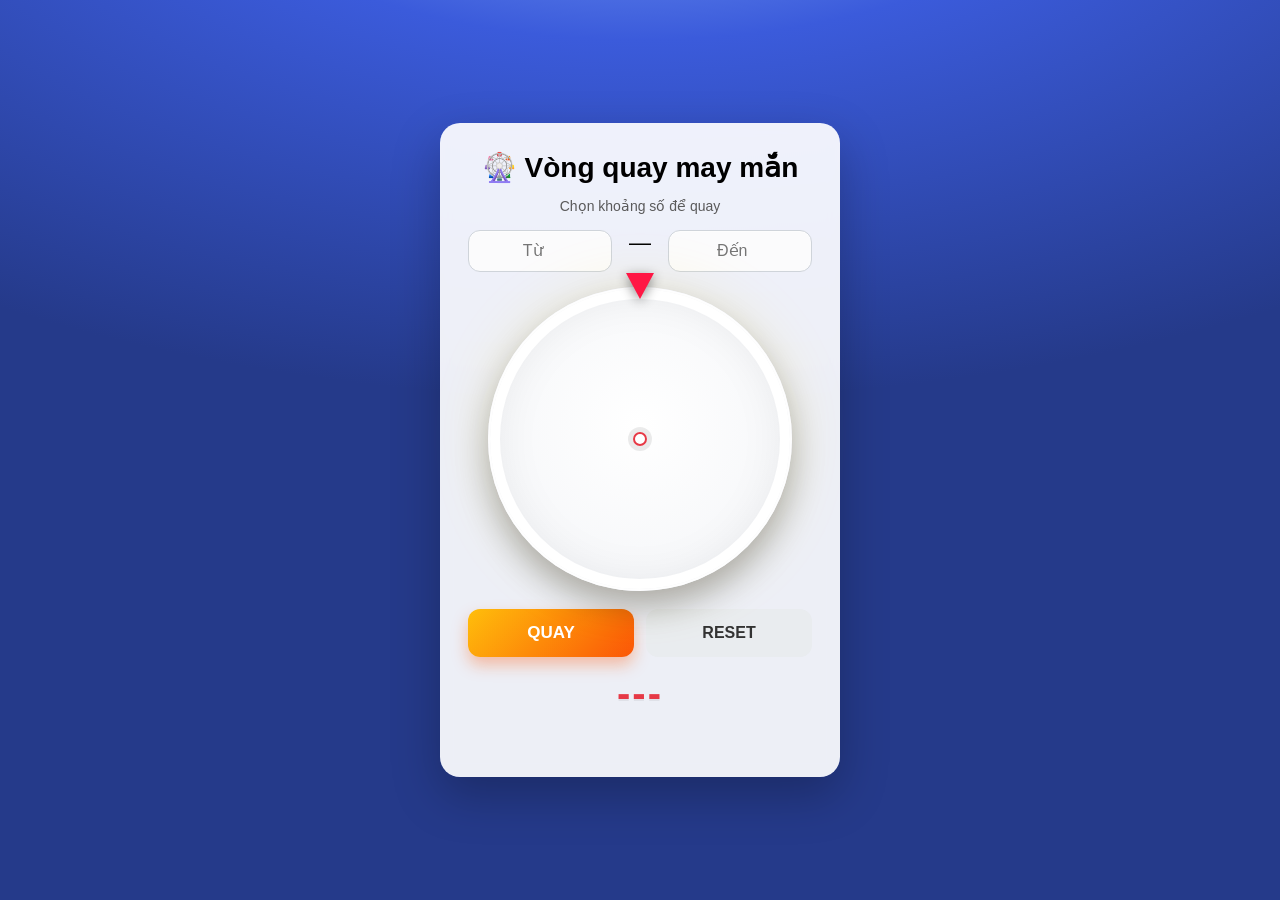
<file: index.html>
<!DOCTYPE html>
<html lang="vi">
<head>
    <meta charset="UTF-8">
    <title>Vòng quay may mắn</title>
    <link rel="stylesheet" href="style.css">
</head>
<body>

<div class="container">
    <h1>🎡 Vòng quay may mắn</h1>
    <p class="subtitle">Chọn khoảng số để quay</p>

    <div class="range">
        <input type="number" id="min" placeholder="Từ">
        <span class="dash">—</span>
        <input type="number" id="max" placeholder="Đến">
    </div>

    <div class="wheel-wrap">
        <canvas id="wheel" width="300" height="300"></canvas>
        <div class="pointer"></div>
    </div>

    <div class="buttons">
        <button class="spin-btn" onclick="spin()">QUAY</button>
        <button class="reset-btn" onclick="resetGame()">RESET</button>
    </div>

    <h2 id="result">---</h2>
</div>

<script src="script.js"></script>
</body>
</html>
</file>
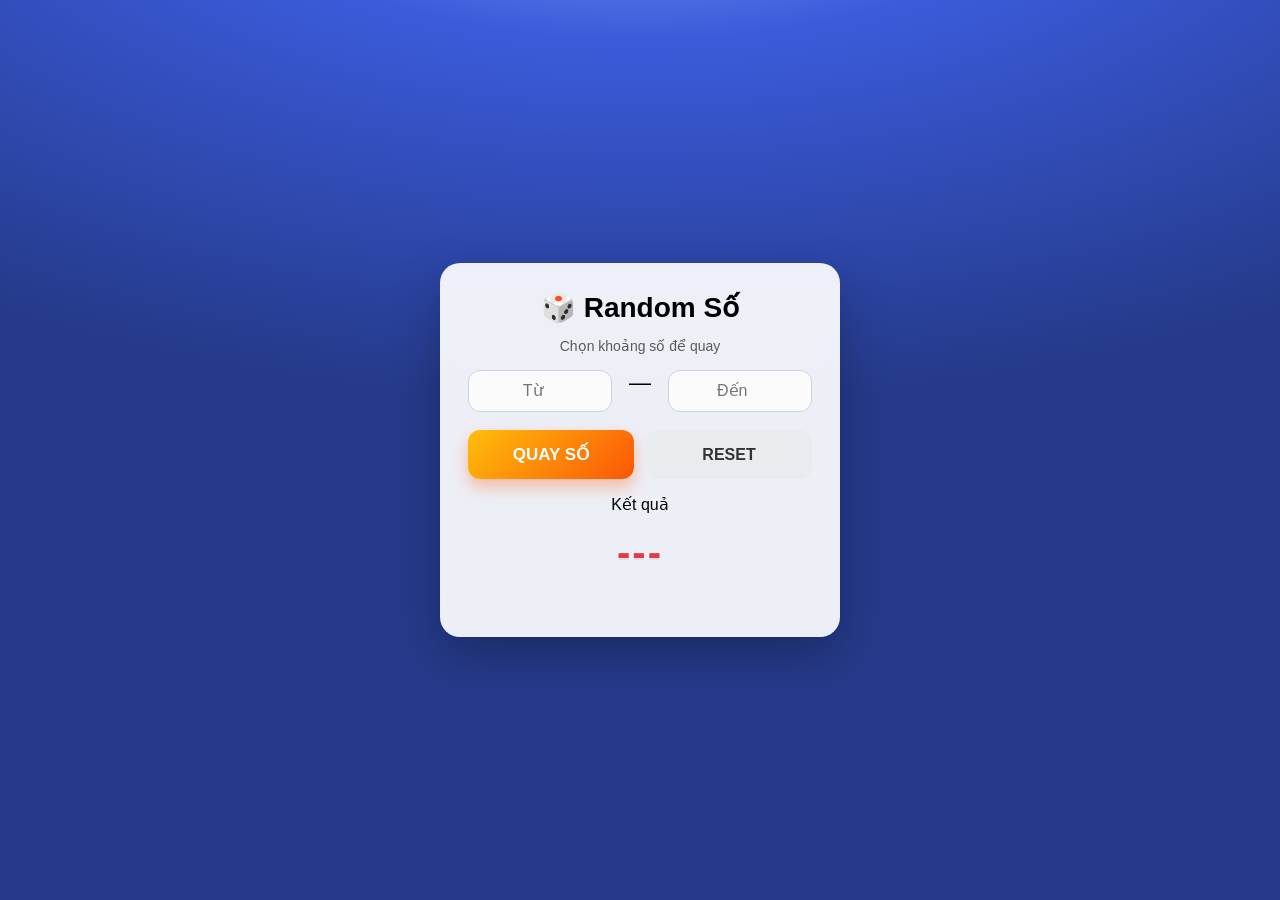
<file: quayso.html>
<!DOCTYPE html>
<html lang="vi">
<head>
    <meta charset="UTF-8">
    <title>Random Số</title>
    <link rel="stylesheet" href="style.css">
</head>
<body>

<div class="container">
    <h1>🎲 Random Số</h1>
    <p class="subtitle">Chọn khoảng số để quay</p>

    <div class="range">
        <input type="number" id="min" placeholder="Từ">
        <span class="dash">—</span>
        <input type="number" id="max" placeholder="Đến">
    </div>

    <div class="buttons">
        <button class="spin-btn" onclick="spin()">QUAY SỐ</button>
        <button class="reset-btn" onclick="resetGame()">RESET</button>
    </div>

    <div class="result">
        <p>Kết quả</p>
        <h2 id="result">---</h2>
    </div>
</div>

<script src="script.js"></script>
</body>
</html>
</file>
<file: style.css>
* {
    box-sizing: border-box;
    font-family: 'Segoe UI', Tahoma, sans-serif;
}

body {
    margin: 0;
    height: 100vh;
    background: radial-gradient(1200px 600px at 50% -200px, #8bb4ff 0%, #3b5bdb 40%, #253a8a 100%);
    display: flex;
    justify-content: center;
    align-items: center;
}

.container {
    background: rgba(255,255,255,0.92);
    width: 400px;
    padding: 28px;
    border-radius: 20px;
    box-shadow: 0 18px 48px rgba(0,0,0,.25);
    backdrop-filter: saturate(1.1) blur(6px);
    text-align: center;
}

h1 {
    margin: 0;
    font-size: 28px;
}

.subtitle {
    font-size: 14px;
    color: #5a5a5a;
    margin-bottom: 16px;
}

.range {
    display: flex;
    justify-content: space-between;
    margin-bottom: 15px;
}

.range input {
    width: 42%;
    padding: 11px 12px;
    font-size: 16px;
    text-align: center;
    border-radius: 12px;
    border: 1px solid #cfd4da;
    background: #fbfbfc;
    box-shadow: inset 0 1px 0 rgba(255,255,255,.6);
    transition: border-color .2s ease, box-shadow .2s ease;
}

.range input:focus {
    outline: none;
    border-color: #4a6cf7;
    box-shadow: 0 0 0 4px rgba(74,108,247,.18);
}

.dash {
    font-size: 22px;
}

.wheel-wrap {
    position: relative;
    margin: 12px auto 8px;
}

#wheel {
    display: block;
    margin: auto;
    border-radius: 50%;
    background: radial-gradient(circle at 50% 45%, #ffffff 0%, #f7f8fa 65%, #eef1f7 100%);
    box-shadow:
        inset 0 0 0 10px #fff,
        inset 0 0 50px rgba(0,0,0,.08),
        0 16px 32px rgba(0,0,0,.28),
        0 0 60px rgba(255,215,0,.15);
    border: 2px solid rgba(255,255,255,.9);
}

/* hub dot overlay */
.wheel-wrap::after {
    content: "";
    position: absolute;
    left: 50%;
    top: 50%;
    transform: translate(-50%, -50%);
    width: 14px;
    height: 14px;
    background: #fff;
    border-radius: 50%;
    box-shadow: 0 0 0 5px rgba(0,0,0,.08), inset 0 0 0 2px #e63946;
    pointer-events: none;
}

.pointer {
    position: absolute;
    top: -14px;
    left: 50%;
    transform: translateX(-50%);
    width: 0;
    height: 0;
    border-left: 14px solid transparent;
    border-right: 14px solid transparent;
    border-top: 26px solid #ff1744;
    filter: drop-shadow(0 3px 6px rgba(0,0,0,.45));
}

.buttons {
    display: flex;
    gap: 12px;
    margin-top: 18px;
}

.spin-btn {
    flex: 1;
    padding: 14px;
    font-size: 17px;
    font-weight: bold;
    background: linear-gradient(135deg, #ffbe0b, #fb5607);
    color: #fff;
    border: none;
    border-radius: 12px;
    cursor: pointer;
    box-shadow: 0 8px 16px rgba(251,86,7,.35);
    transition: transform .06s ease, filter .2s ease, box-shadow .2s ease;
}

.spin-btn:hover {
    filter: brightness(1.06);
}

.spin-btn:active {
    transform: translateY(1px);
    box-shadow: 0 6px 12px rgba(251,86,7,.28);
}

.reset-btn {
    flex: 1;
    padding: 14px;
    font-size: 16px;
    font-weight: bold;
    background: #e9ecef;
    color: #333;
    border: none;
    border-radius: 12px;
    cursor: pointer;
    transition: background .2s ease, color .2s ease;
}

.reset-btn:hover {
    background: #dee2e6;
}

h2 {
    margin-top: 14px;
    font-size: 40px;
    color: #e63946;
    letter-spacing: 2px;
    text-shadow: 0 2px 0 rgba(0,0,0,.06);
}

h2.show-result {
    animation: popIn 0.5s cubic-bezier(0.68, -0.55, 0.265, 1.55);
}

@keyframes popIn {
    0% {
        transform: scale(0.3);
        opacity: 0;
    }
    50% {
        transform: scale(1.1);
    }
    100% {
        transform: scale(1);
        opacity: 1;
    }
}

@media (max-width: 420px) {
    .container {
        width: 92vw;
        padding: 22px;
    }
    h1 { font-size: 24px; }
    #wheel { box-shadow: inset 0 0 0 6px #fff, inset 0 0 28px rgba(0,0,0,.05), 0 12px 24px rgba(0,0,0,.22); }
    .pointer { top: -12px; }
}
</file>
